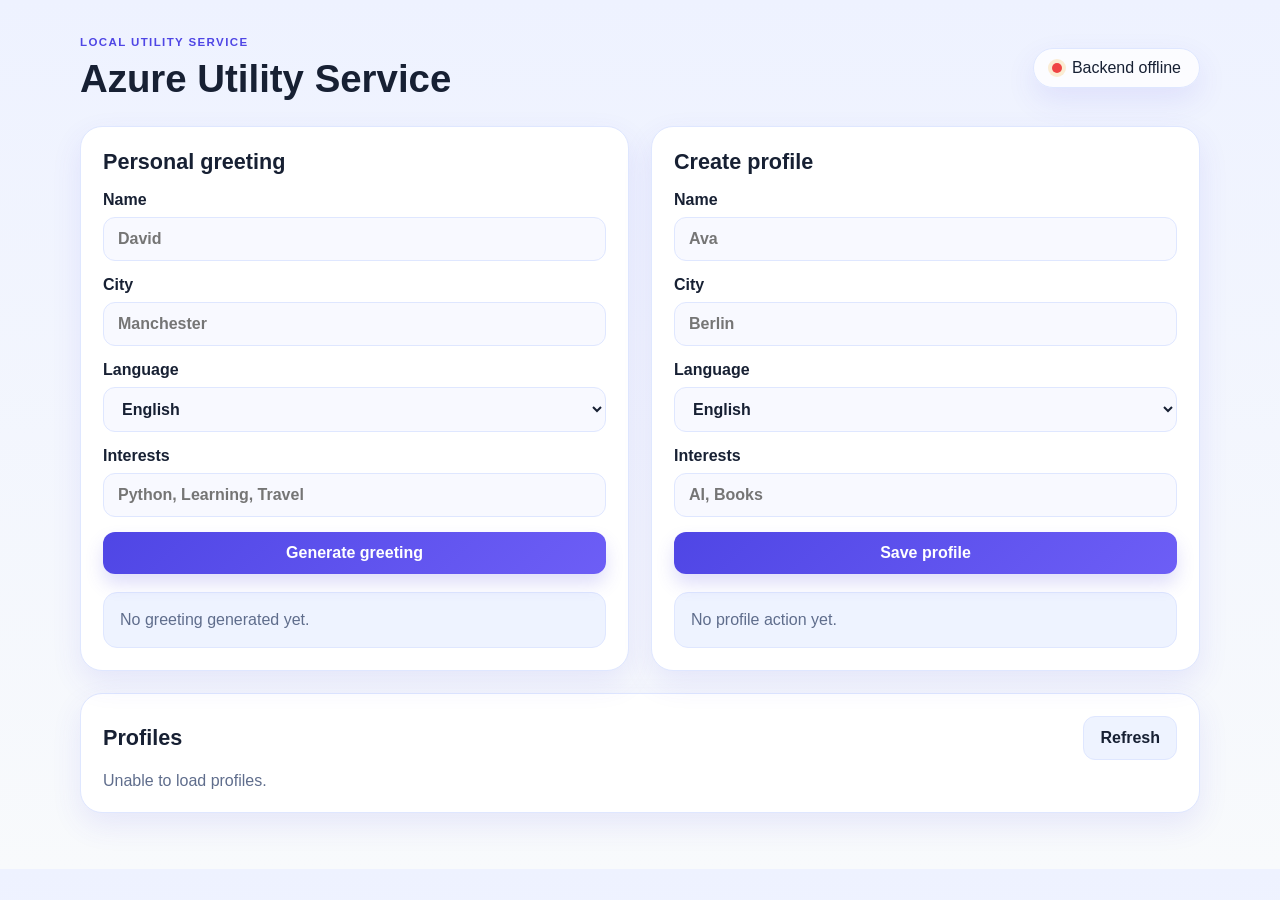
<file: index.html>
<!DOCTYPE html>
<html lang="en">
  <head>
    <meta charset="UTF-8" />
    <meta http-equiv="refresh" content="0; url=/frontend/index.html" />
    <title>Azure Utility Service</title>
    <link rel="icon" type="image/svg+xml" href="/frontend/favicon.svg" />
  </head>
  <body>
    <p>Redirecting to the app...</p>
    <script>
      window.location.replace('/frontend/index.html');
    </script>
  </body>
</html>
</file>
<file: frontend/styles.css>
:root {
  --bg: #f5f7ff;
  --panel: #ffffff;
  --panel-alt: #eef3ff;
  --card: #f9faff;
  --border: #dfe7ff;
  --text: #172033;
  --muted: #5f6d8c;
  --primary: #4f46e5;
  --primary-dark: #312e81;
  --success: #15803d;
  --success-bg: #dcfce7;
  --shadow: 0 12px 30px rgba(79, 70, 229, 0.10);
}

* {
  box-sizing: border-box;
}

body {
  margin: 0;
  font-family: "Segoe UI", Tahoma, Geneva, Verdana, sans-serif;
  background: linear-gradient(180deg, #eef2ff 0%, #f8fafc 100%);
  color: var(--text);
}

.container {
  max-width: 1160px;
  margin: 0 auto;
  padding: 36px 20px 56px;
}

.hero {
  display: flex;
  align-items: center;
  justify-content: space-between;
  gap: 18px;
  margin-bottom: 26px;
}

.eyebrow {
  text-transform: uppercase;
  letter-spacing: 0.12em;
  font-size: 0.72rem;
  color: var(--primary);
  margin: 0 0 10px;
  font-weight: 700;
}

h1 {
  margin: 0;
  font-size: clamp(2rem, 3vw, 2.8rem);
  line-height: 1.1;
}

h2 {
  margin: 0;
  font-size: 1.35rem;
}

.status-card {
  display: flex;
  align-items: center;
  gap: 10px;
  background: rgba(255, 255, 255, 0.8);
  border: 1px solid var(--border);
  border-radius: 999px;
  padding: 10px 18px;
  box-shadow: var(--shadow);
  min-width: 140px;
  justify-content: center;
}

.status-dot {
  display: inline-block;
  width: 10px;
  height: 10px;
  border-radius: 50%;
  background: #f59e0b;
  box-shadow: 0 0 0 4px rgba(245, 158, 11, 0.18);
}

.grid {
  display: grid;
  grid-template-columns: repeat(auto-fit, minmax(320px, 1fr));
  gap: 22px;
}

.panel {
  background: var(--panel);
  border: 1px solid var(--border);
  border-radius: 22px;
  box-shadow: var(--shadow);
  padding: 22px;
}

form {
  display: grid;
  gap: 15px;
  margin-top: 16px;
}

label {
  display: grid;
  gap: 8px;
  font-weight: 600;
  color: var(--text);
}

input,
select,
button {
  font: inherit;
}

input,
select {
  border: 1px solid var(--border);
  background: #f8f9ff;
  border-radius: 12px;
  padding: 12px 14px;
  color: var(--text);
  transition: border-color 0.2s ease, box-shadow 0.2s ease;
}

input:focus,
select:focus {
  outline: none;
  border-color: rgba(79, 70, 229, 0.5);
  box-shadow: 0 0 0 4px rgba(79, 70, 229, 0.08);
}

button {
  border: none;
  border-radius: 12px;
  padding: 12px 16px;
  background: linear-gradient(135deg, var(--primary) 0%, #6d5ef6 100%);
  color: white;
  font-weight: 700;
  cursor: pointer;
  transition: transform 0.15s ease, box-shadow 0.2s ease, opacity 0.2s ease;
  box-shadow: 0 10px 18px rgba(79, 70, 229, 0.18);
}

button:hover {
  transform: translateY(-1px);
  box-shadow: 0 12px 20px rgba(79, 70, 229, 0.22);
}

button:active {
  transform: translateY(0);
}

button.secondary {
  background: var(--panel-alt);
  color: var(--text);
  border: 1px solid var(--border);
  box-shadow: none;
}

button.secondary:hover {
  background: #e8edff;
}

.result-box {
  margin-top: 18px;
  border-radius: 14px;
  padding: 14px 16px;
  line-height: 1.6;
  background: var(--panel-alt);
  border: 1px solid var(--border);
  color: var(--text);
  white-space: pre-line;
}

.result-box.success {
  background: var(--success-bg);
  border-color: rgba(21, 128, 61, 0.2);
  color: var(--success);
}

.result-box.empty {
  color: var(--muted);
}

.list-panel {
  margin-top: 22px;
}

.panel-header {
  display: flex;
  justify-content: space-between;
  align-items: center;
  gap: 12px;
  margin-bottom: 12px;
}

.profile-list {
  display: grid;
  gap: 12px;
}

.profile-card {
  border: 1px solid var(--border);
  border-radius: 16px;
  padding: 16px 18px;
  background: var(--card);
}

.profile-card h3 {
  margin: 0 0 8px;
  font-size: 1.1rem;
}

.profile-meta {
  color: var(--muted);
  font-size: 0.92rem;
  margin-bottom: 10px;
}

.profile-actions {
  display: flex;
  gap: 8px;
  flex-wrap: wrap;
}

.profile-actions button {
  padding: 8px 12px;
  font-size: 0.9rem;
}

.empty-state {
  color: var(--muted);
  margin: 0;
}

@media (max-width: 700px) {
  .hero {
    flex-direction: column;
    align-items: flex-start;
  }

  .panel {
    padding: 18px;
  }
}
</file>
